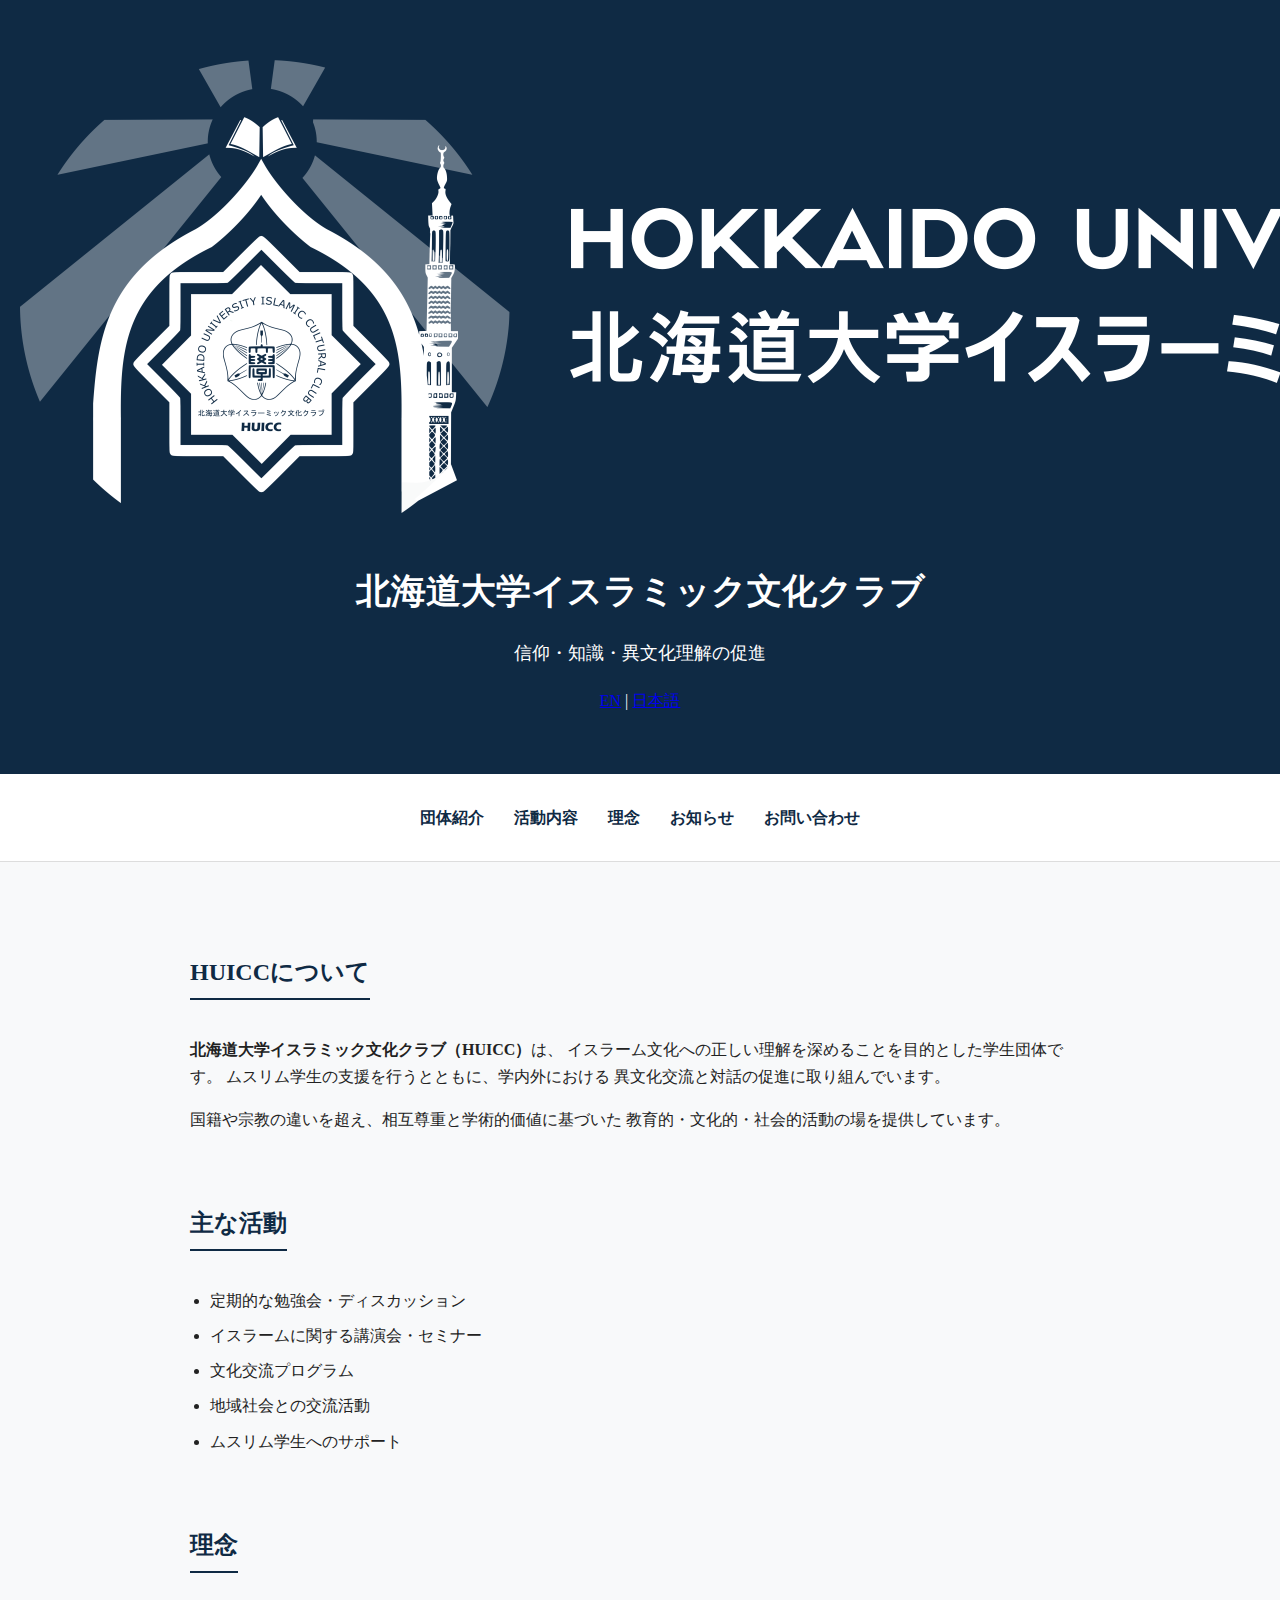
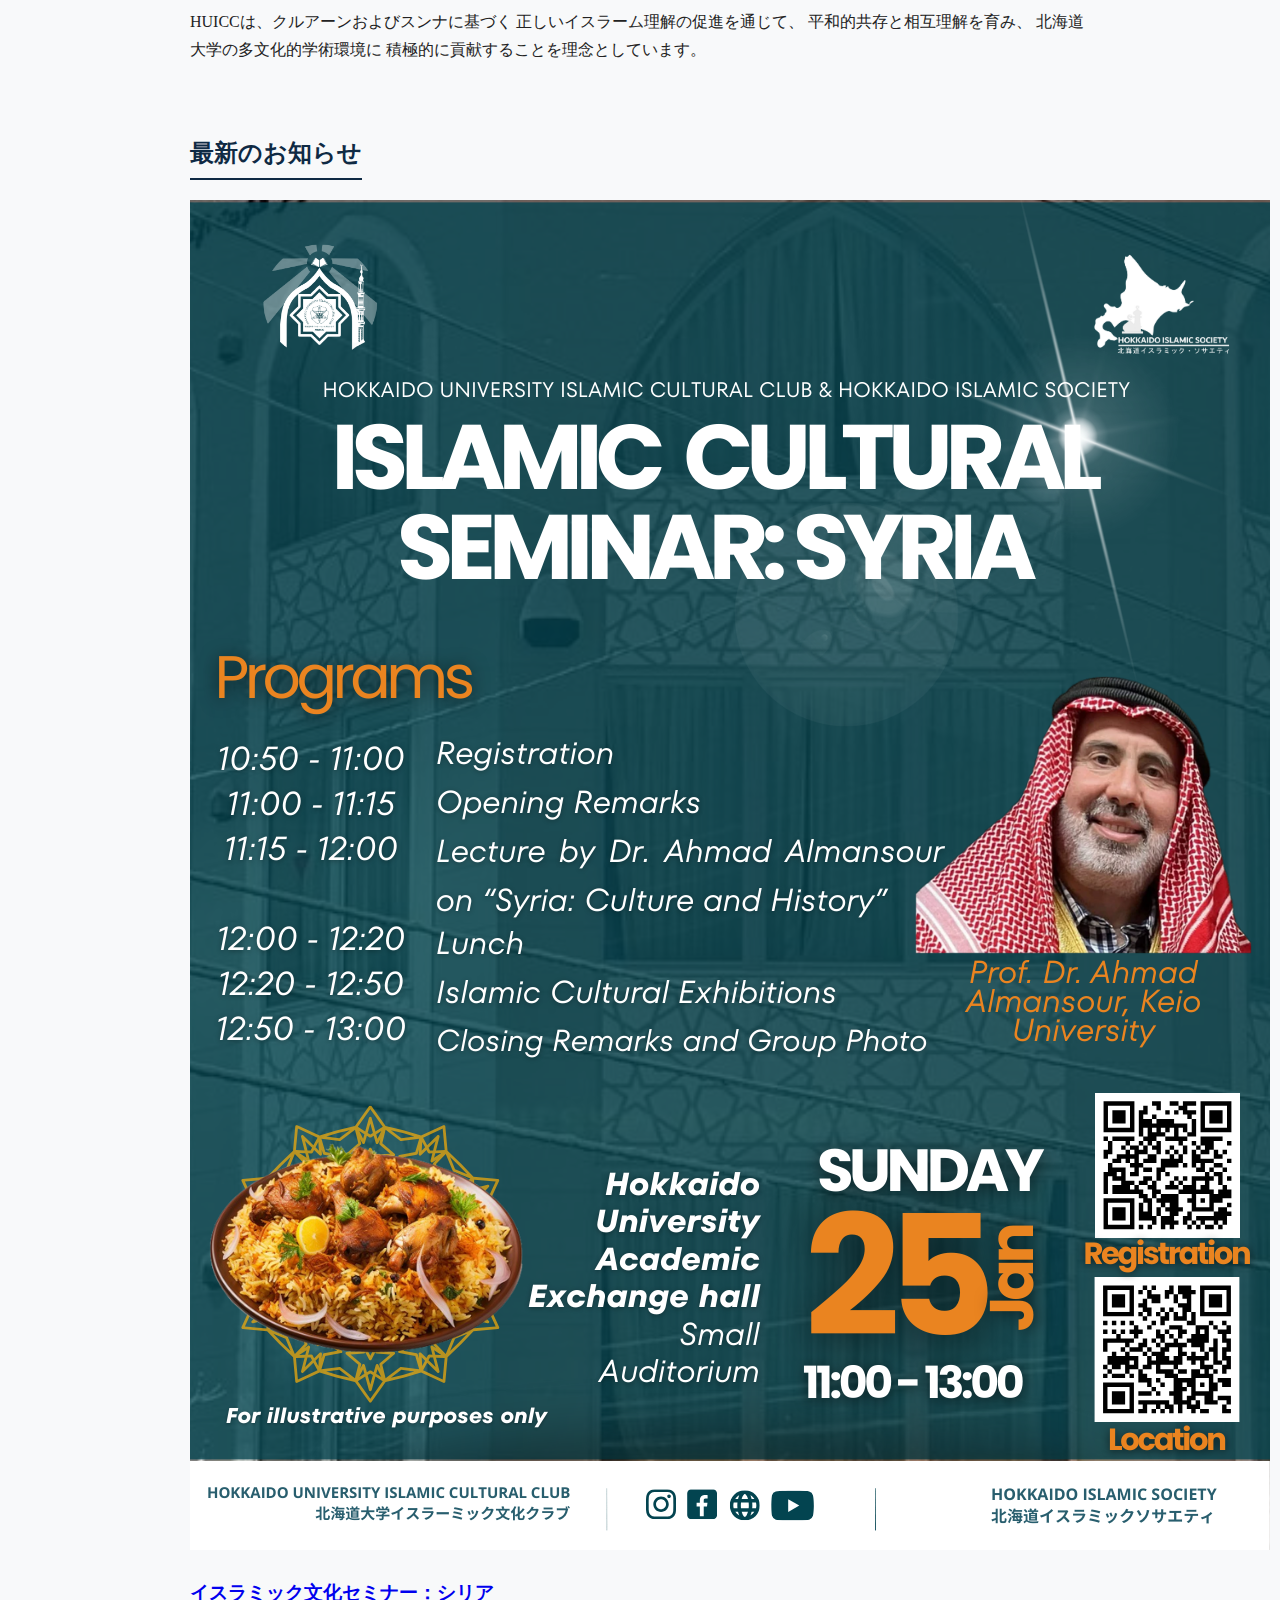
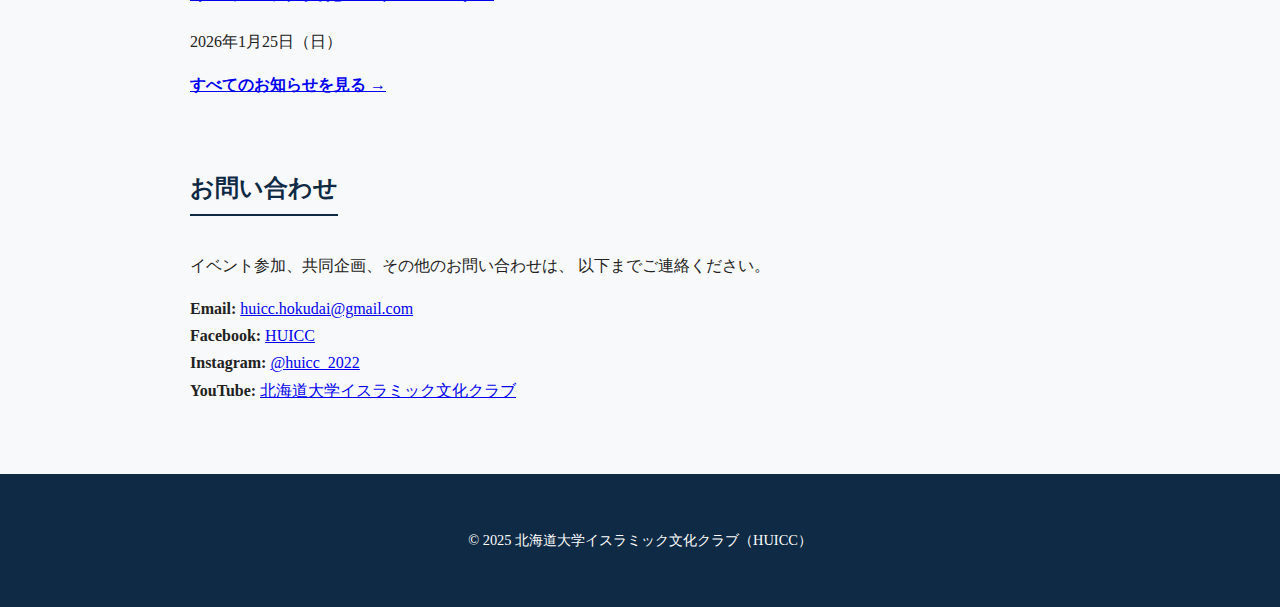
<file: index-jp.html>
<!DOCTYPE html>
<html lang="ja">
<head>
    <meta charset="UTF-8">
    <title>北海道大学イスラミック文化クラブ（HUICC）</title>
    <meta name="viewport" content="width=device-width, initial-scale=1.0">
    <meta name="description" content="北海道大学イスラミック文化クラブ（HUICC）は、イスラーム文化の理解促進と学内外の交流を目的とした学生団体です。">
    <link rel="stylesheet" href="style.css">
</head>
<body>

<header class="site-header">
    <div class="header-container">

        <div class="logo">
            <img src="images/HUICC_headerbwt.png" alt="HUICC ロゴ">
        </div>

        <div class="header-text">
            <h1>北海道大学イスラミック文化クラブ</h1>
            <p class="subtitle">信仰・知識・異文化理解の促進</p>
        </div>

        <div class="language-switch">
            <a href="index.html">EN</a> |
            <a href="index-jp.html">日本語</a>
        </div>

    </div>
</header>

<nav>
    <div class="container">
        <a href="#about">団体紹介</a>
        <a href="#activities">活動内容</a>
        <a href="#mission">理念</a>
        <a href="#news">お知らせ</a>
        <a href="#contact">お問い合わせ</a>
    </div>
</nav>

<main class="container">

<section id="about">
    <h2>HUICCについて</h2>
    <p>
        <strong>北海道大学イスラミック文化クラブ（HUICC）</strong>は、
        イスラーム文化への正しい理解を深めることを目的とした学生団体です。
        ムスリム学生の支援を行うとともに、学内外における
        異文化交流と対話の促進に取り組んでいます。
    </p>
    <p>
        国籍や宗教の違いを超え、相互尊重と学術的価値に基づいた
        教育的・文化的・社会的活動の場を提供しています。
    </p>
</section>

<section id="activities">
    <h2>主な活動</h2>
    <ul>
        <li>定期的な勉強会・ディスカッション</li>
        <li>イスラームに関する講演会・セミナー</li>
        <li>文化交流プログラム</li>
        <li>地域社会との交流活動</li>
        <li>ムスリム学生へのサポート</li>
    </ul>
</section>

<section id="mission">
    <h2>理念</h2>
    <p>
        HUICCは、クルアーンおよびスンナに基づく
        正しいイスラーム理解の促進を通じて、
        平和的共存と相互理解を育み、
        北海道大学の多文化的学術環境に
        積極的に貢献することを理念としています。
    </p>
</section>

<section id="news">
    <h2>最新のお知らせ</h2>

    <div class="news-grid">
        <div class="news-card">
            <a href="news/news-2026-01-25-jp.html">
                <img src="images/jan25.png" alt="イスラミック文化セミナー ポスター">
            </a>
            <div class="news-info">
                <h3>
                    <a href="news/news-2026-01-25-jp.html">
                        イスラミック文化セミナー：シリア
                    </a>
                </h3>
                <p class="news-date">2026年1月25日（日）</p>
            </div>
        </div>
    </div>

    <p>
        <a href="news-jp.html"><strong>すべてのお知らせを見る →</strong></a>
    </p>
</section>

<section id="contact">
    <h2>お問い合わせ</h2>

    <p>
        イベント参加、共同企画、その他のお問い合わせは、
        以下までご連絡ください。
    </p>

    <p>
        <strong>Email:</strong>
        <a href="mailto:huicc.hokudai@gmail.com">huicc.hokudai@gmail.com</a><br>

        <strong>Facebook:</strong>
        <a href="https://web.facebook.com/HUICC2022" target="_blank" rel="noopener">
            HUICC
        </a><br>

        <strong>Instagram:</strong>
        <a href="https://www.instagram.com/huicc_2022/" target="_blank" rel="noopener">
            @huicc_2022
        </a><br>

        <strong>YouTube:</strong>
        <a href="https://www.youtube.com/@huicc_hokudai" target="_blank" rel="noopener">
            北海道大学イスラミック文化クラブ
        </a>
    </p>
</section>

</main>

<footer>
    <div class="container">
        <p>© 2025 北海道大学イスラミック文化クラブ（HUICC）</p>
    </div>
</footer>

</body>
</html>
</file>
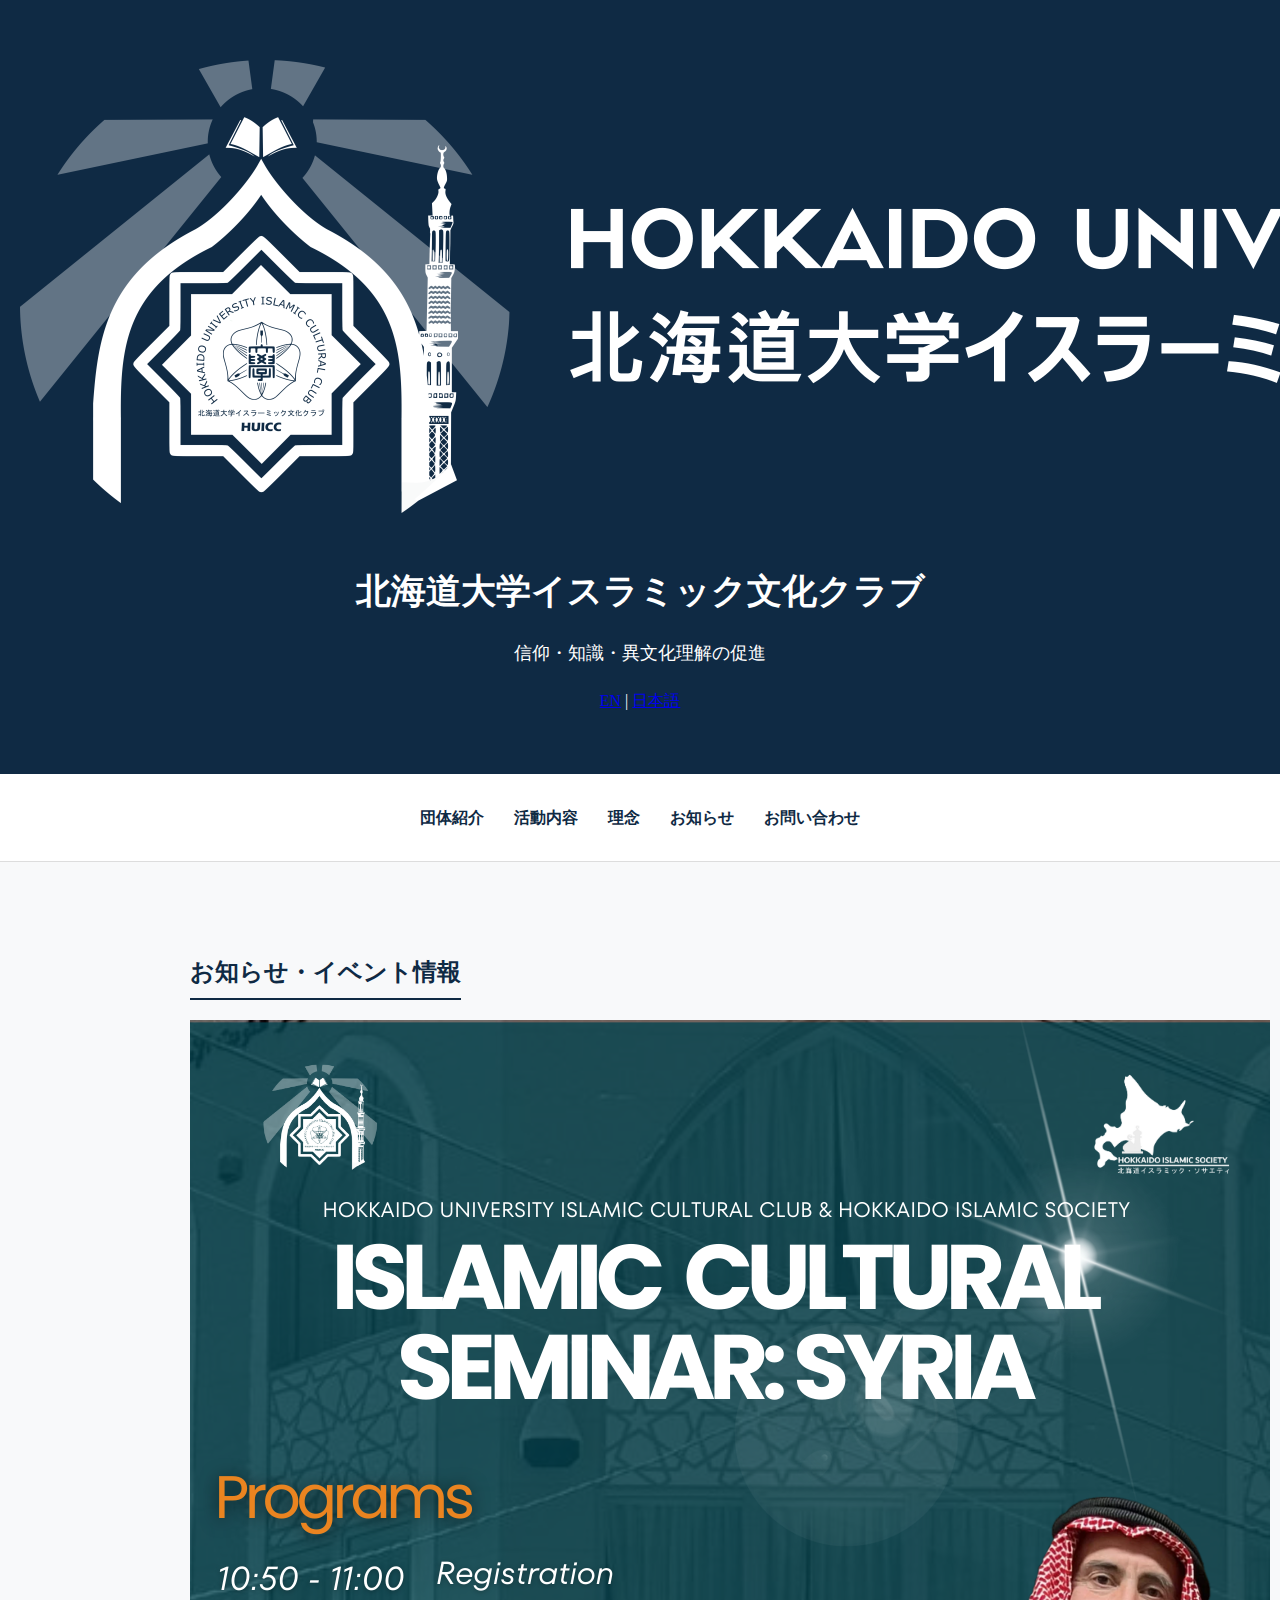
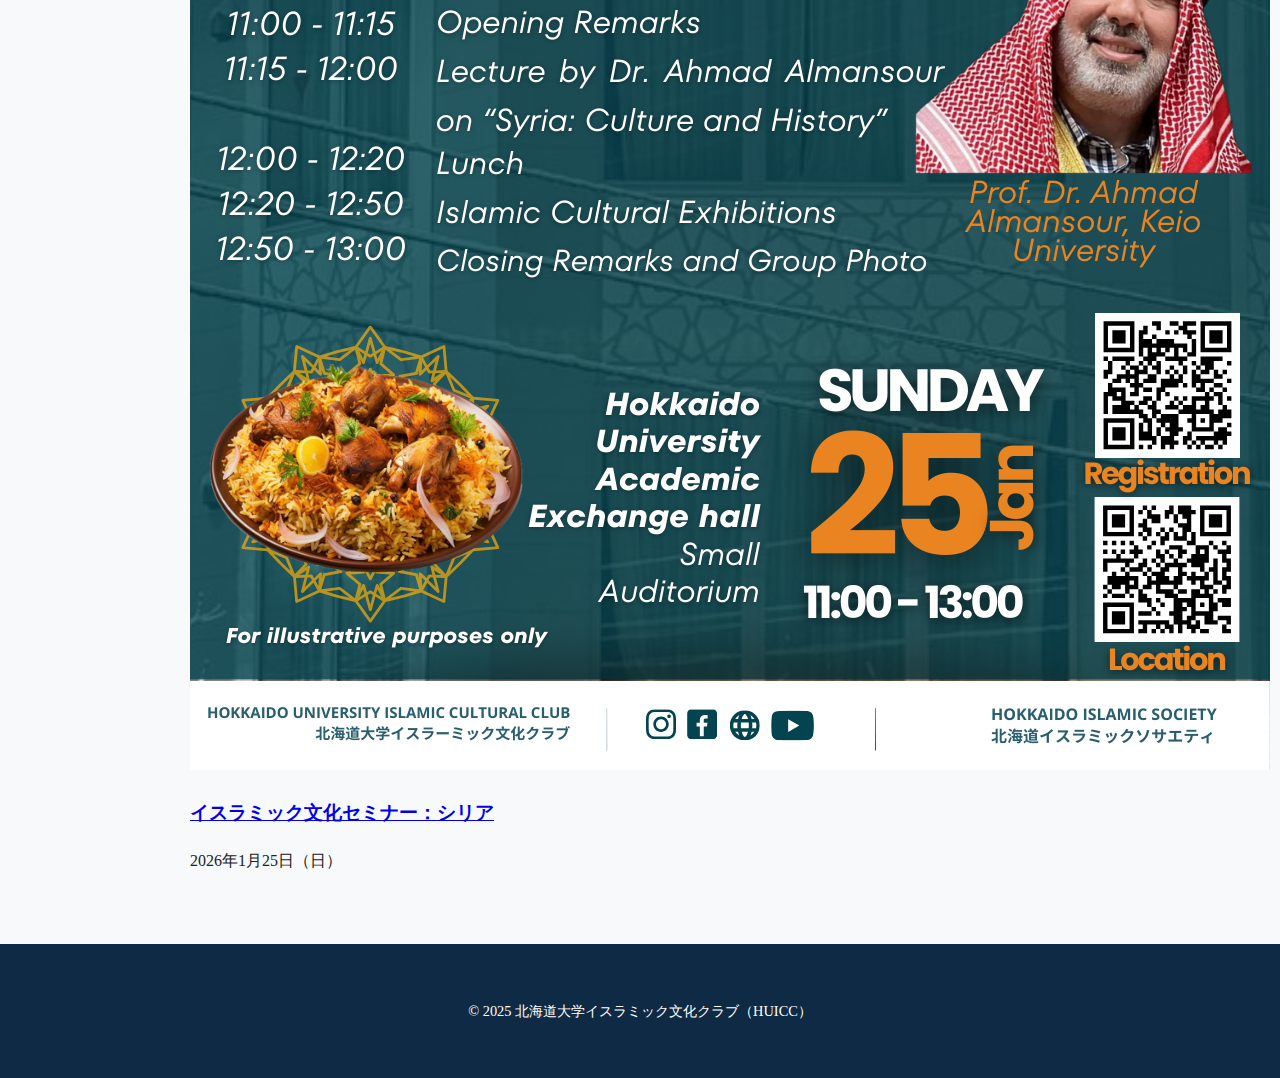
<file: news-jp.html>
<!DOCTYPE html>
<html lang="ja">
<head>
    <meta charset="UTF-8">
    <title>お知らせ | HUICC</title>
    <meta name="viewport" content="width=device-width, initial-scale=1.0">
    <meta name="description" content="北海道大学イスラミック文化クラブ（HUICC）からのお知らせ一覧">
    <link rel="stylesheet" href="style.css">
</head>
<body>

<header class="site-header">
    <div class="header-container">
        <div class="logo">
            <img src="images/HUICC_headerbwt.png" alt="HUICC ロゴ">
        </div>
        <div class="header-text">
            <h1>北海道大学イスラミック文化クラブ</h1>
            <p class="subtitle">信仰・知識・異文化理解の促進</p>
        </div>
        <div class="language-switch">
            <a href="news.html">EN</a> |
            <a href="news-jp.html">日本語</a>
        </div>
    </div>
</header>

<nav>
    <div class="container">
        <a href="index-jp.html#about">団体紹介</a>
        <a href="index-jp.html#activities">活動内容</a>
        <a href="index-jp.html#mission">理念</a>
        <a href="news-jp.html">お知らせ</a>
        <a href="index-jp.html#contact">お問い合わせ</a>
    </div>
</nav>

<main class="container">

<section>
    <h2>お知らせ・イベント情報</h2>

    <div class="news-grid">
        <div class="news-card">
            <a href="news/news-2026-01-25-jp.html">
                <img src="images/jan25.png" alt="イスラミック文化セミナー">
            </a>
            <div class="news-info">
                <h3>
                    <a href="news/news-2026-01-25-jp.html">
                        イスラミック文化セミナー：シリア
                    </a>
                </h3>
                <p class="news-date">2026年1月25日（日）</p>
            </div>
        </div>
    </div>
</section>

</main>

<footer>
    <div class="container">
        <p>© 2025 北海道大学イスラミック文化クラブ（HUICC）</p>
    </div>
</footer>

</body>
</html>
</file>
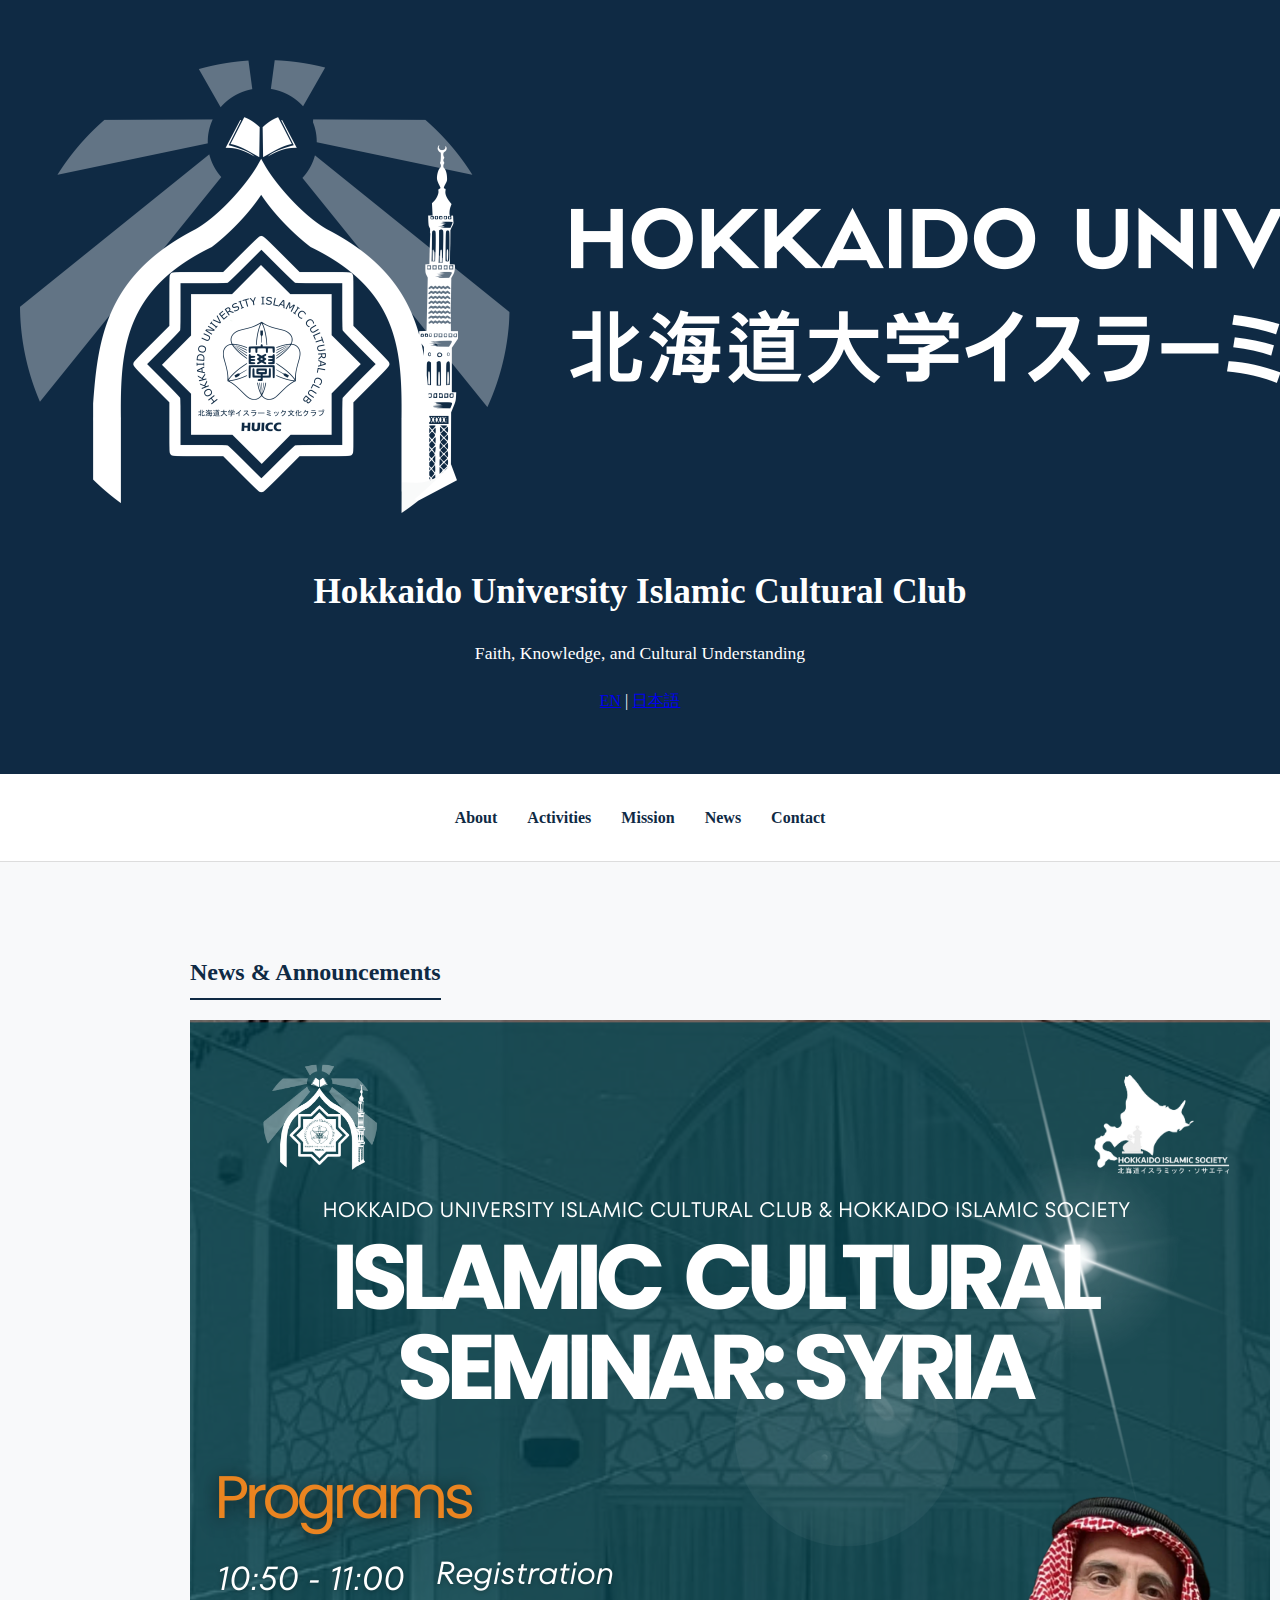
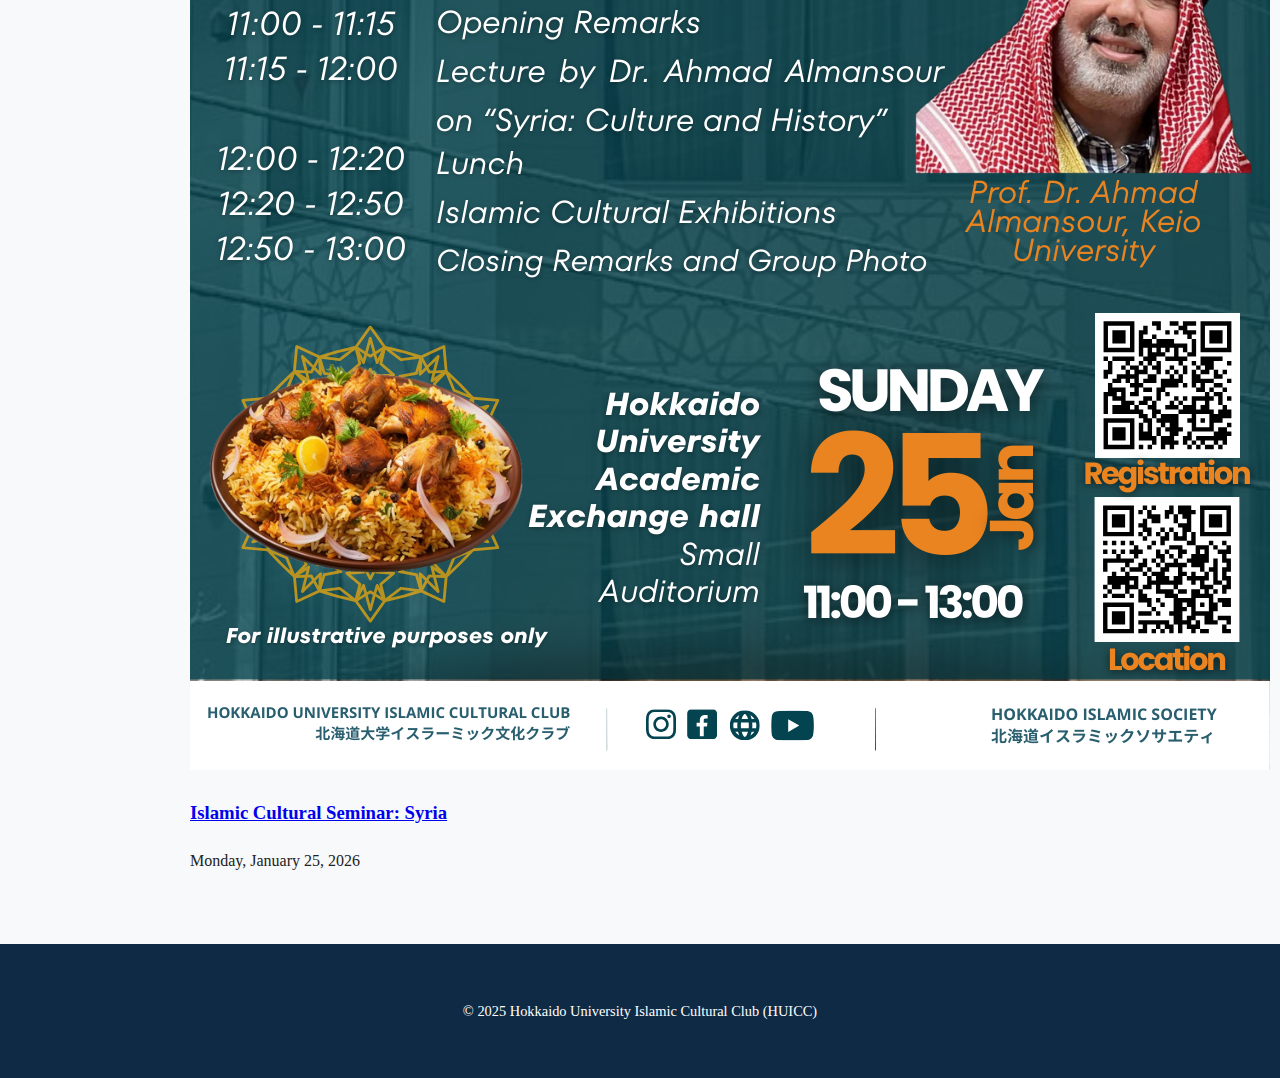
<file: news.html>
<!DOCTYPE html>
<html lang="en">
<head>
    <meta charset="UTF-8">
    <title>News & Announcements | HUICC</title>
    <meta name="viewport" content="width=device-width, initial-scale=1.0">
    <meta name="description" content="News and announcements from Hokkaido University Islamic Cultural Club (HUICC).">
    <link rel="stylesheet" href="style.css">
</head>
<body>

<!-- ==========================
     Header (Same as Home)
========================== -->
<header class="site-header">
    <div class="header-container">

        <!-- Logo -->
        <div class="logo">
            <img src="images/HUICC_headerbwt.png" alt="HUICC Logo">
        </div>

        <!-- Title -->
        <div class="header-text">
            <h1>Hokkaido University Islamic Cultural Club</h1>
            <p class="subtitle">Faith, Knowledge, and Cultural Understanding</p>
        </div>
        
        <!-- Language Switch -->
        <div class="language-switch">
            <a href="index.html">EN</a> |
            <a href="index-jp.html">日本語</a>
        </div>

    </div>
</header>

<!-- ==========================
     Navigation (Same as Home)
========================== -->
<nav>
    <div class="container">
        <a href="index.html#about">About</a>
        <a href="index.html#activities">Activities</a>
        <a href="index.html#mission">Mission</a>
        <a href="news.html">News</a>
        <a href="index.html#contact">Contact</a>
    </div>
</nav>

<!-- ==========================
     Main Content
========================== -->
<main class="container">

<section>
    <h2>News & Announcements</h2>

    <div class="news-grid">

        <!-- News Item -->
        <div class="news-card">
            <a href="news/news-2026-01-25.html">
                <img src="images/jan25.png" alt="Islamic Cultural Seminar Poster">
            </a>
            <div class="news-info">
                <h3>
                    <a href="news/news-2026-01-25.html">
                        Islamic Cultural Seminar: Syria
                    </a>
                </h3>
                <p class="news-date">Monday, January 25, 2026</p>
            </div>
        </div>

        <!-- Add older news below -->

    </div>
</section>

</main>

<!-- ==========================
     Footer (Same as Home)
========================== -->
<footer>
    <div class="container">
        <p>© 2025 Hokkaido University Islamic Cultural Club (HUICC)</p>
    </div>
</footer>

</body>
</html>
</file>
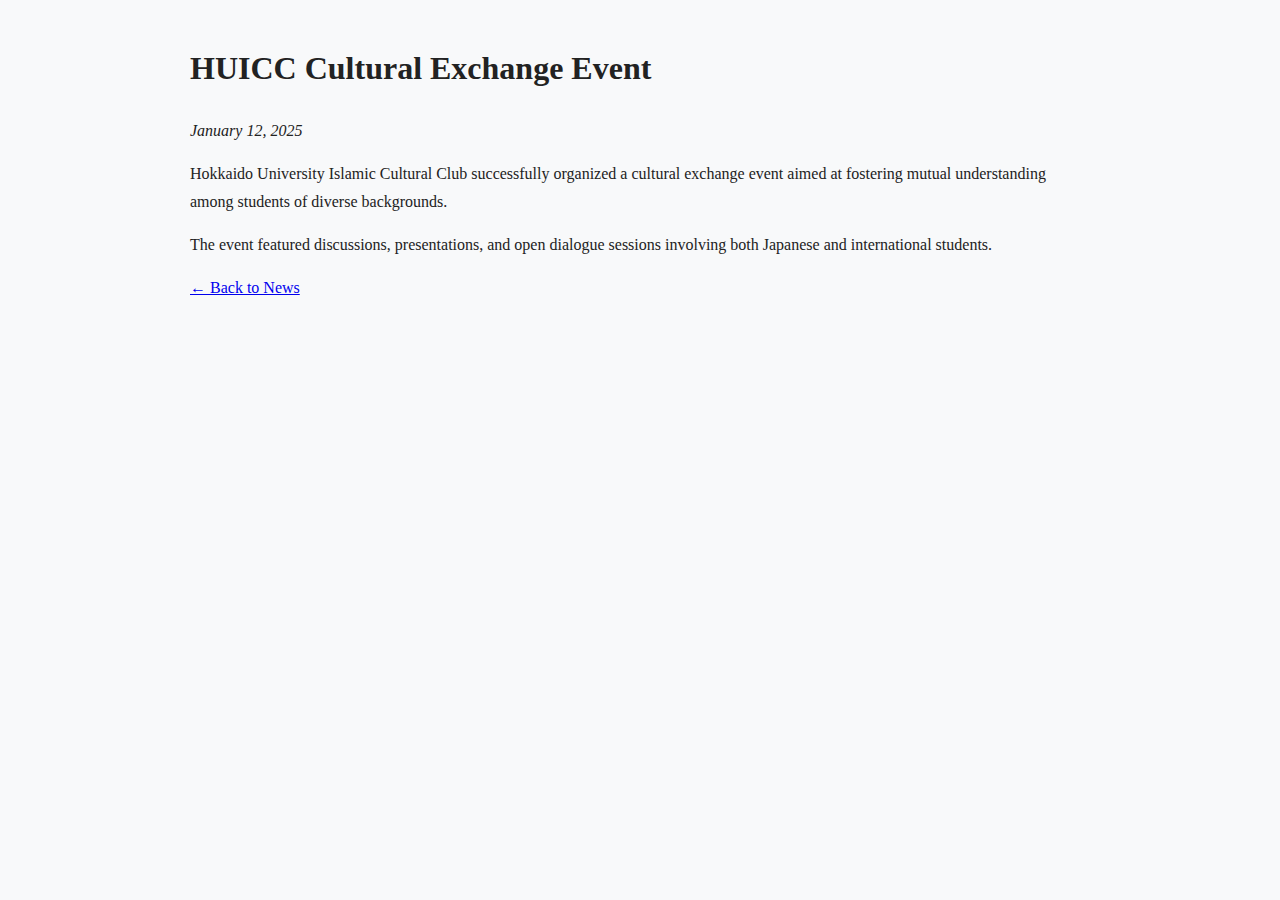
<file: news/news-2025-01.html>
<!DOCTYPE html>
<html lang="en">
<head>
    <meta charset="UTF-8">
    <title>HUICC Cultural Exchange Event – January 2025</title>
    <link rel="stylesheet" href="../style.css">
</head>
<body>

<main class="container">
    <h1>HUICC Cultural Exchange Event</h1>
    <p><em>January 12, 2025</em></p>

    <p>
        Hokkaido University Islamic Cultural Club successfully organized
        a cultural exchange event aimed at fostering mutual understanding
        among students of diverse backgrounds.
    </p>

    <p>
        The event featured discussions, presentations, and open dialogue
        sessions involving both Japanese and international students.
    </p>

    <a href="../news.html">← Back to News</a>
</main>

</body>
</html>
</file>
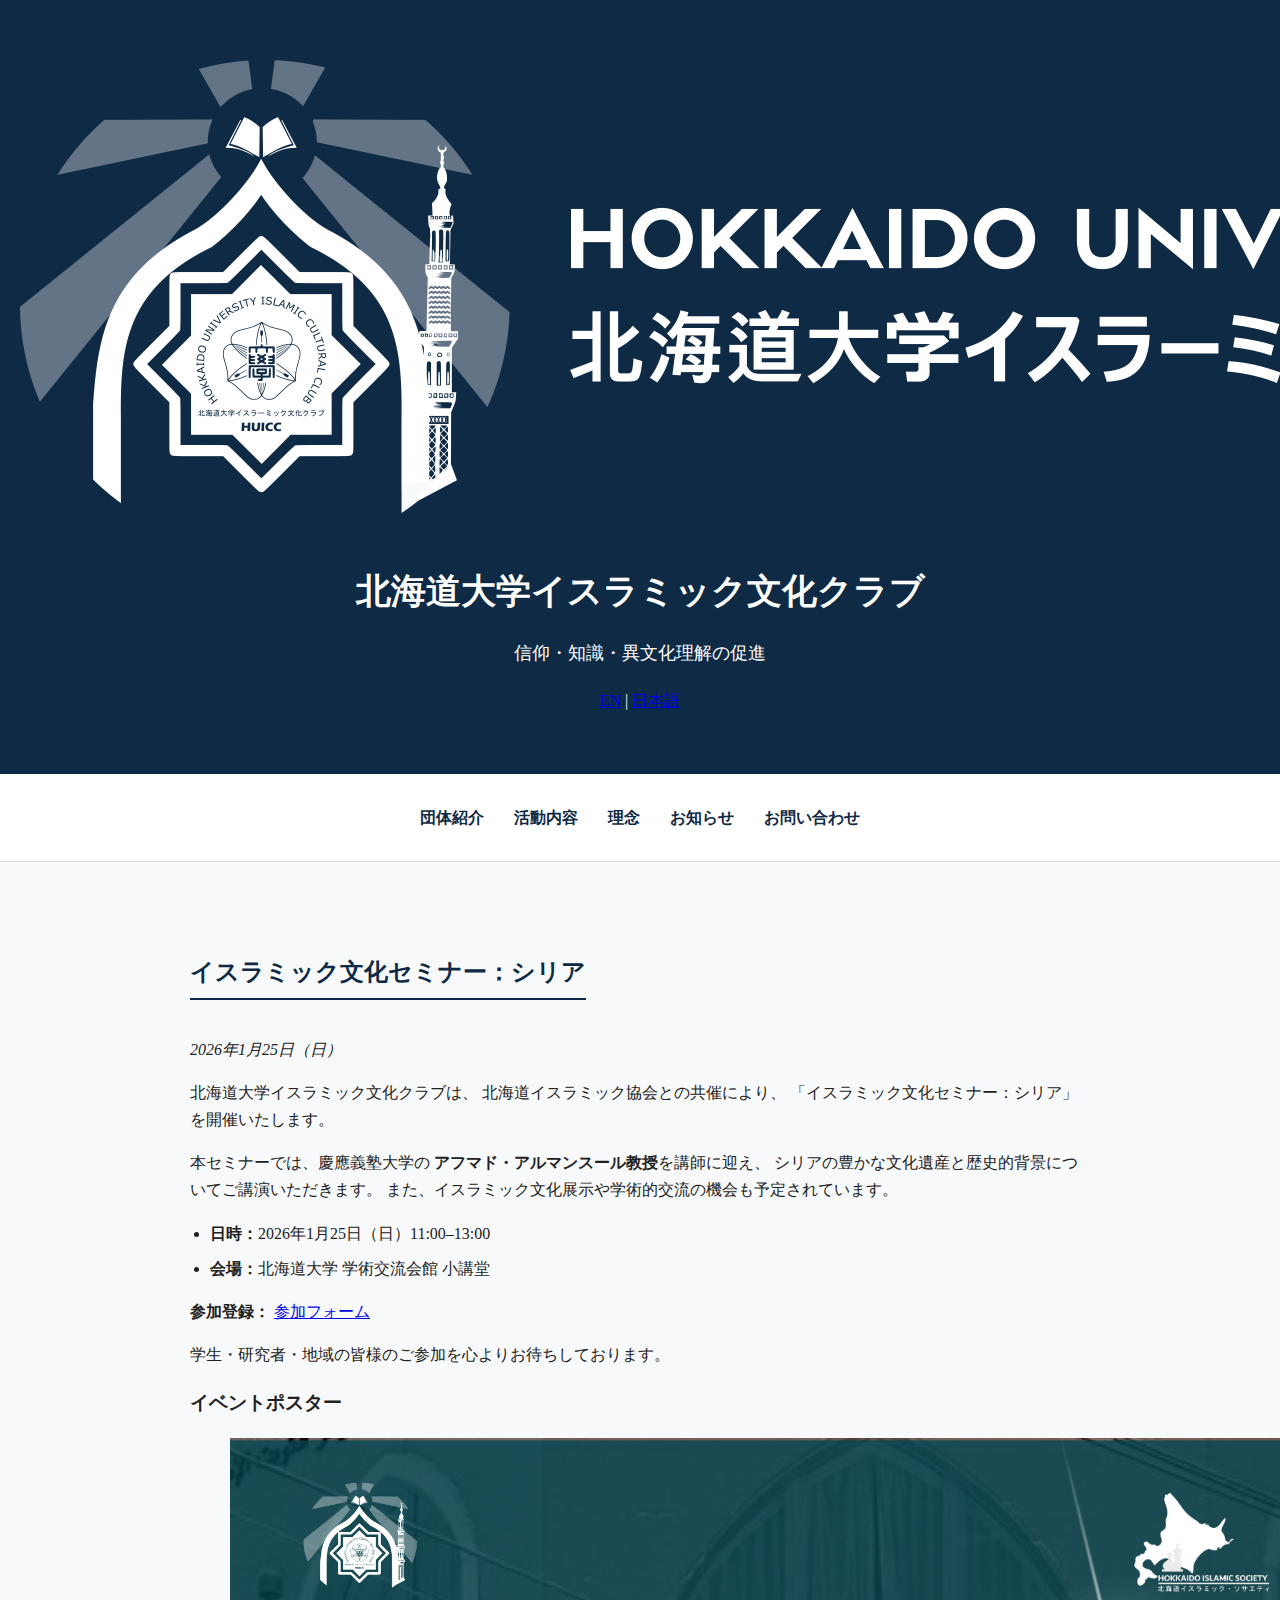
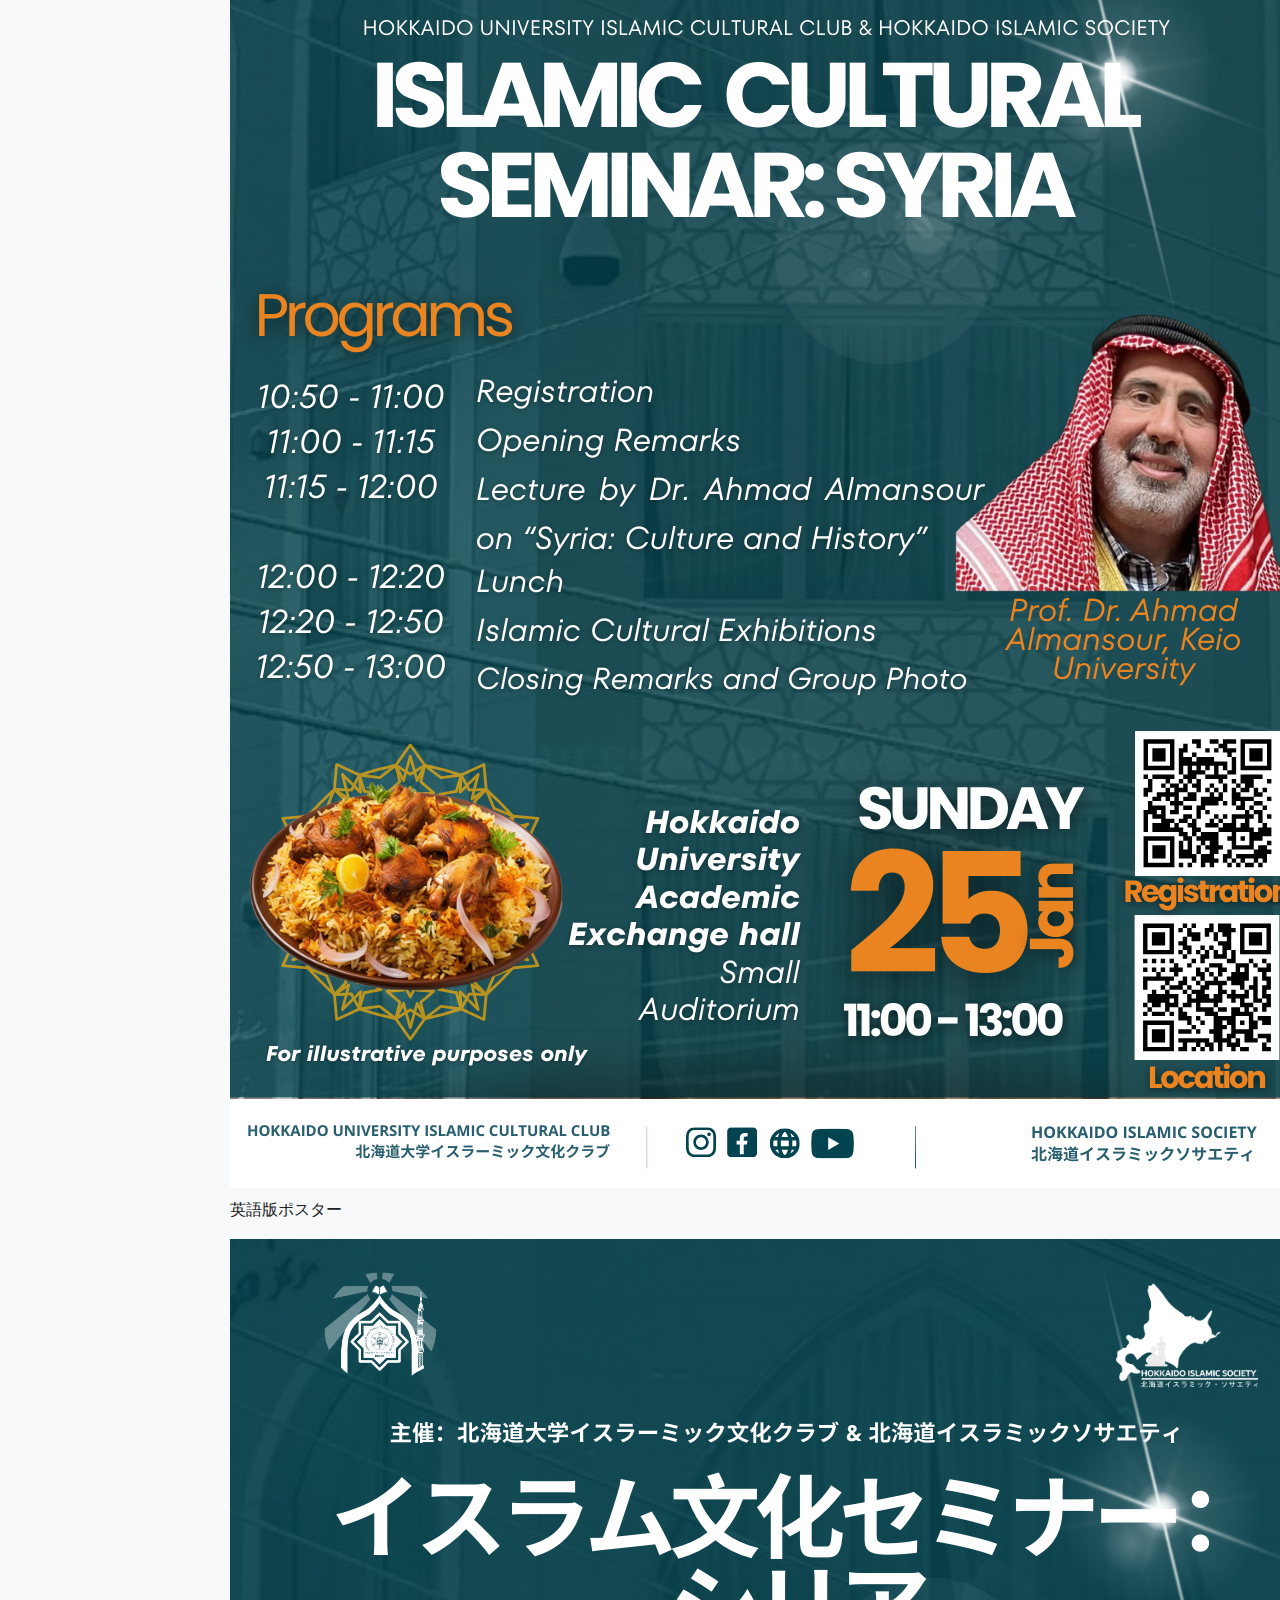
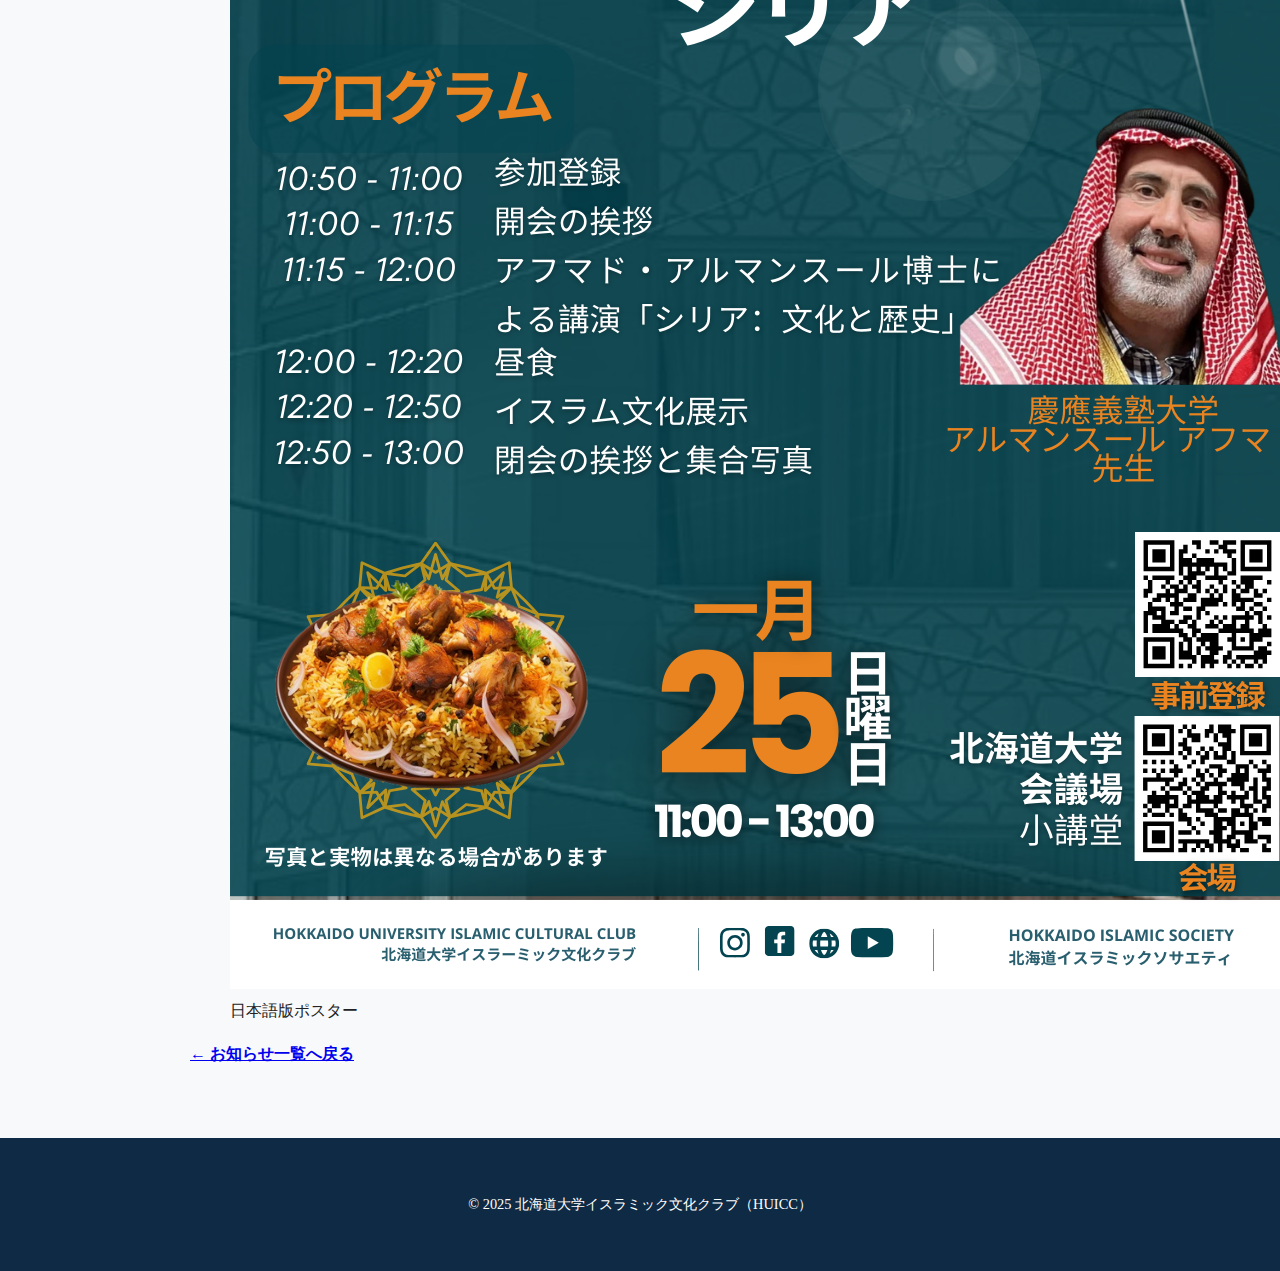
<file: news/news-2026-01-25-jp.html>
<!DOCTYPE html>
<html lang="ja">
<head>
    <meta charset="UTF-8">
    <title>イスラミック文化セミナー：シリア | HUICC</title>
    <meta name="viewport" content="width=device-width, initial-scale=1.0">
    <meta name="description" content="北海道大学イスラミック文化クラブ主催 イスラミック文化セミナー（シリア）">
    <link rel="stylesheet" href="../style.css">
</head>
<body>

<header class="site-header">
    <div class="header-container">
        <div class="logo">
            <img src="../images/HUICC_headerbwt.png" alt="HUICC ロゴ">
        </div>
        <div class="header-text">
            <h1>北海道大学イスラミック文化クラブ</h1>
            <p class="subtitle">信仰・知識・異文化理解の促進</p>
        </div>
        <div class="language-switch">
            <a href="news-2026-01-25.html">EN</a> |
            <a href="news-2026-01-25-jp.html">日本語</a>
        </div>
    </div>
</header>

<nav>
    <div class="container">
        <a href="../index-jp.html#about">団体紹介</a>
        <a href="../index-jp.html#activities">活動内容</a>
        <a href="../index-jp.html#mission">理念</a>
        <a href="../news-jp.html">お知らせ</a>
        <a href="../index-jp.html#contact">お問い合わせ</a>
    </div>
</nav>

<main class="container">

<section>
    <h2>イスラミック文化セミナー：シリア</h2>
    <p class="news-date"><em>2026年1月25日（日）</em></p>

    <p>
        北海道大学イスラミック文化クラブは、
        北海道イスラミック協会との共催により、
        「イスラミック文化セミナー：シリア」を開催いたします。
    </p>

    <p>
        本セミナーでは、慶應義塾大学の
        <strong>アフマド・アルマンスール教授</strong>を講師に迎え、
        シリアの豊かな文化遺産と歴史的背景についてご講演いただきます。
        また、イスラミック文化展示や学術的交流の機会も予定されています。
    </p>

    <ul>
        <li><strong>日時：</strong>2026年1月25日（日）11:00–13:00</li>
        <li><strong>会場：</strong>北海道大学 学術交流会館 小講堂</li>
    </ul>

    <p>
        <strong>参加登録：</strong>
        <a href="https://forms.gle/ATGNbS8yF5pDULkF7" target="_blank" rel="noopener">
            参加フォーム
        </a>
    </p>

    <p>
        学生・研究者・地域の皆様のご参加を心よりお待ちしております。
    </p>

    <h3>イベントポスター</h3>

    <div class="poster-grid">
        <figure>
            <img src="../images/jan25.png" alt="英語版ポスター">
            <figcaption>英語版ポスター</figcaption>
        </figure>
        <figure>
            <img src="../images/jan25j.png" alt="日本語版ポスター">
            <figcaption>日本語版ポスター</figcaption>
        </figure>
    </div>

    <p>
        <a href="../news-jp.html"><strong>← お知らせ一覧へ戻る</strong></a>
    </p>
</section>

</main>

<footer>
    <div class="container">
        <p>© 2025 北海道大学イスラミック文化クラブ（HUICC）</p>
    </div>
</footer>

</body>
</html>
</file>
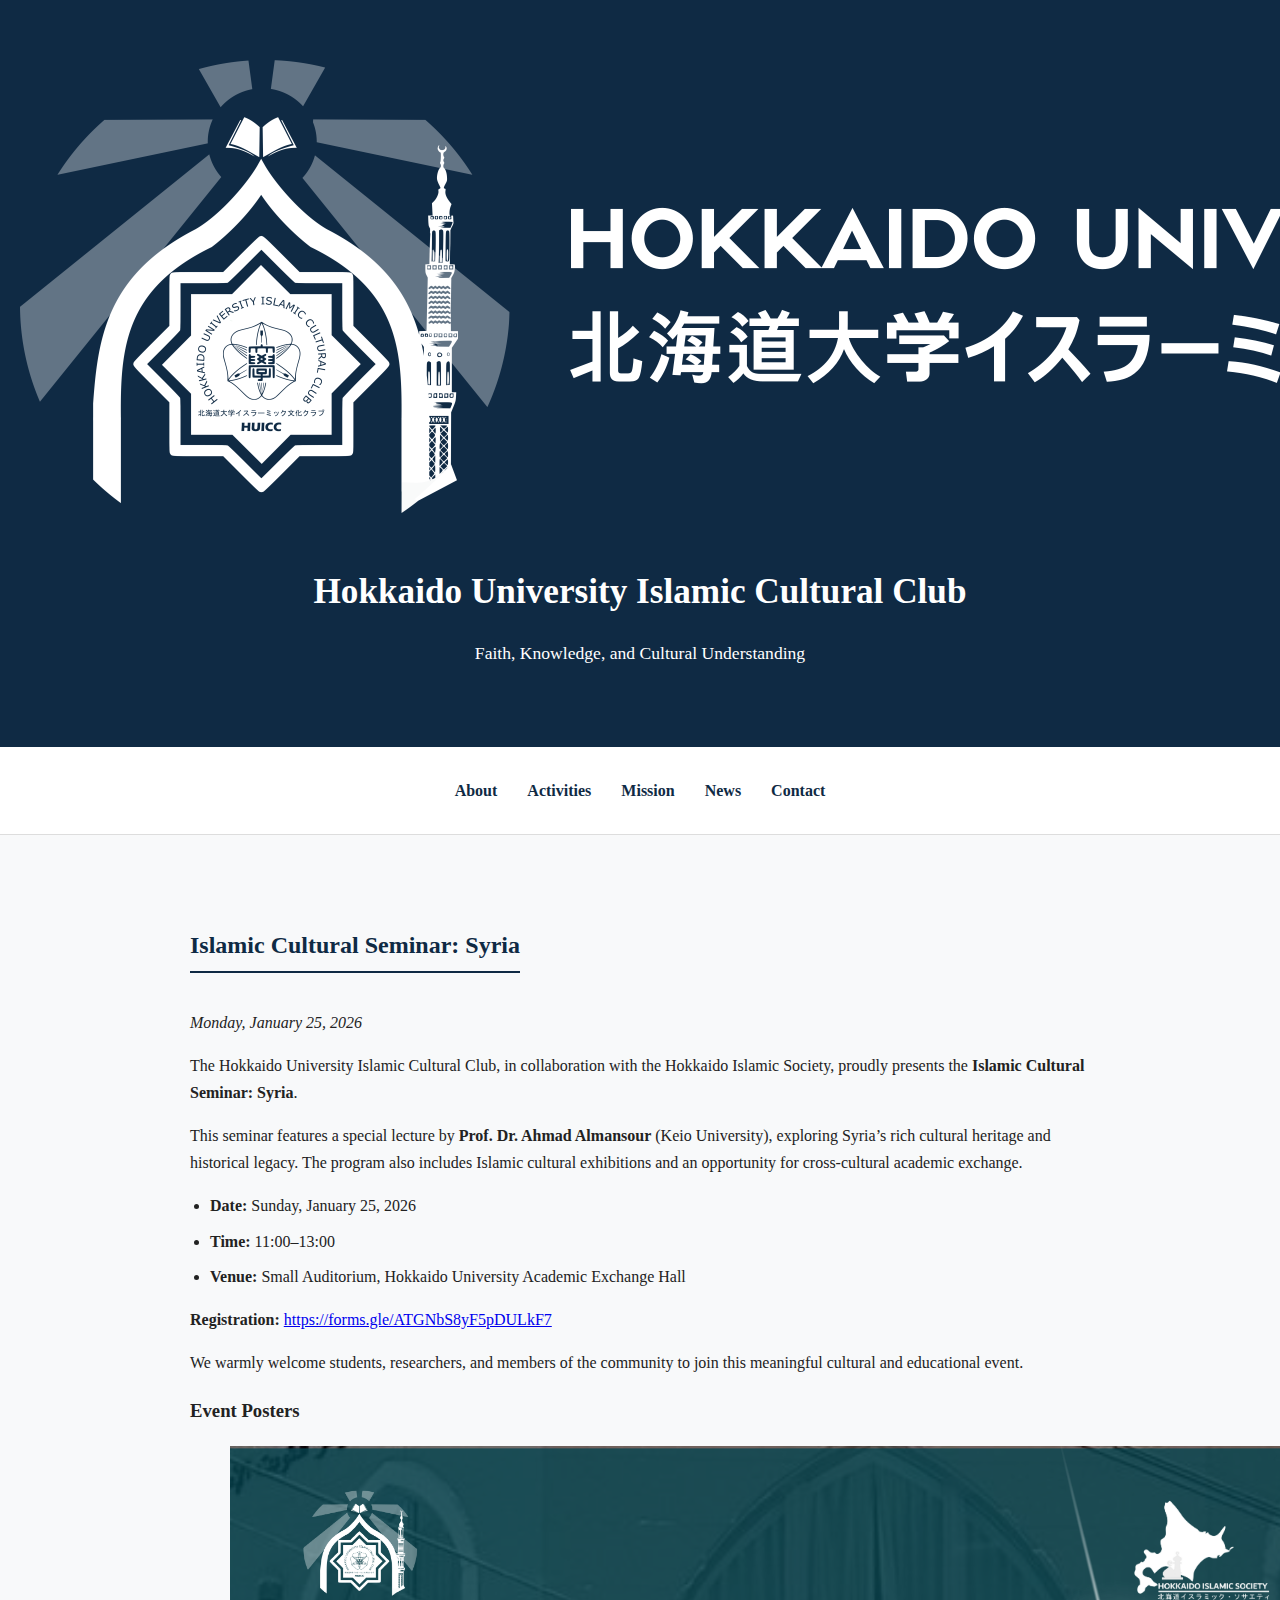
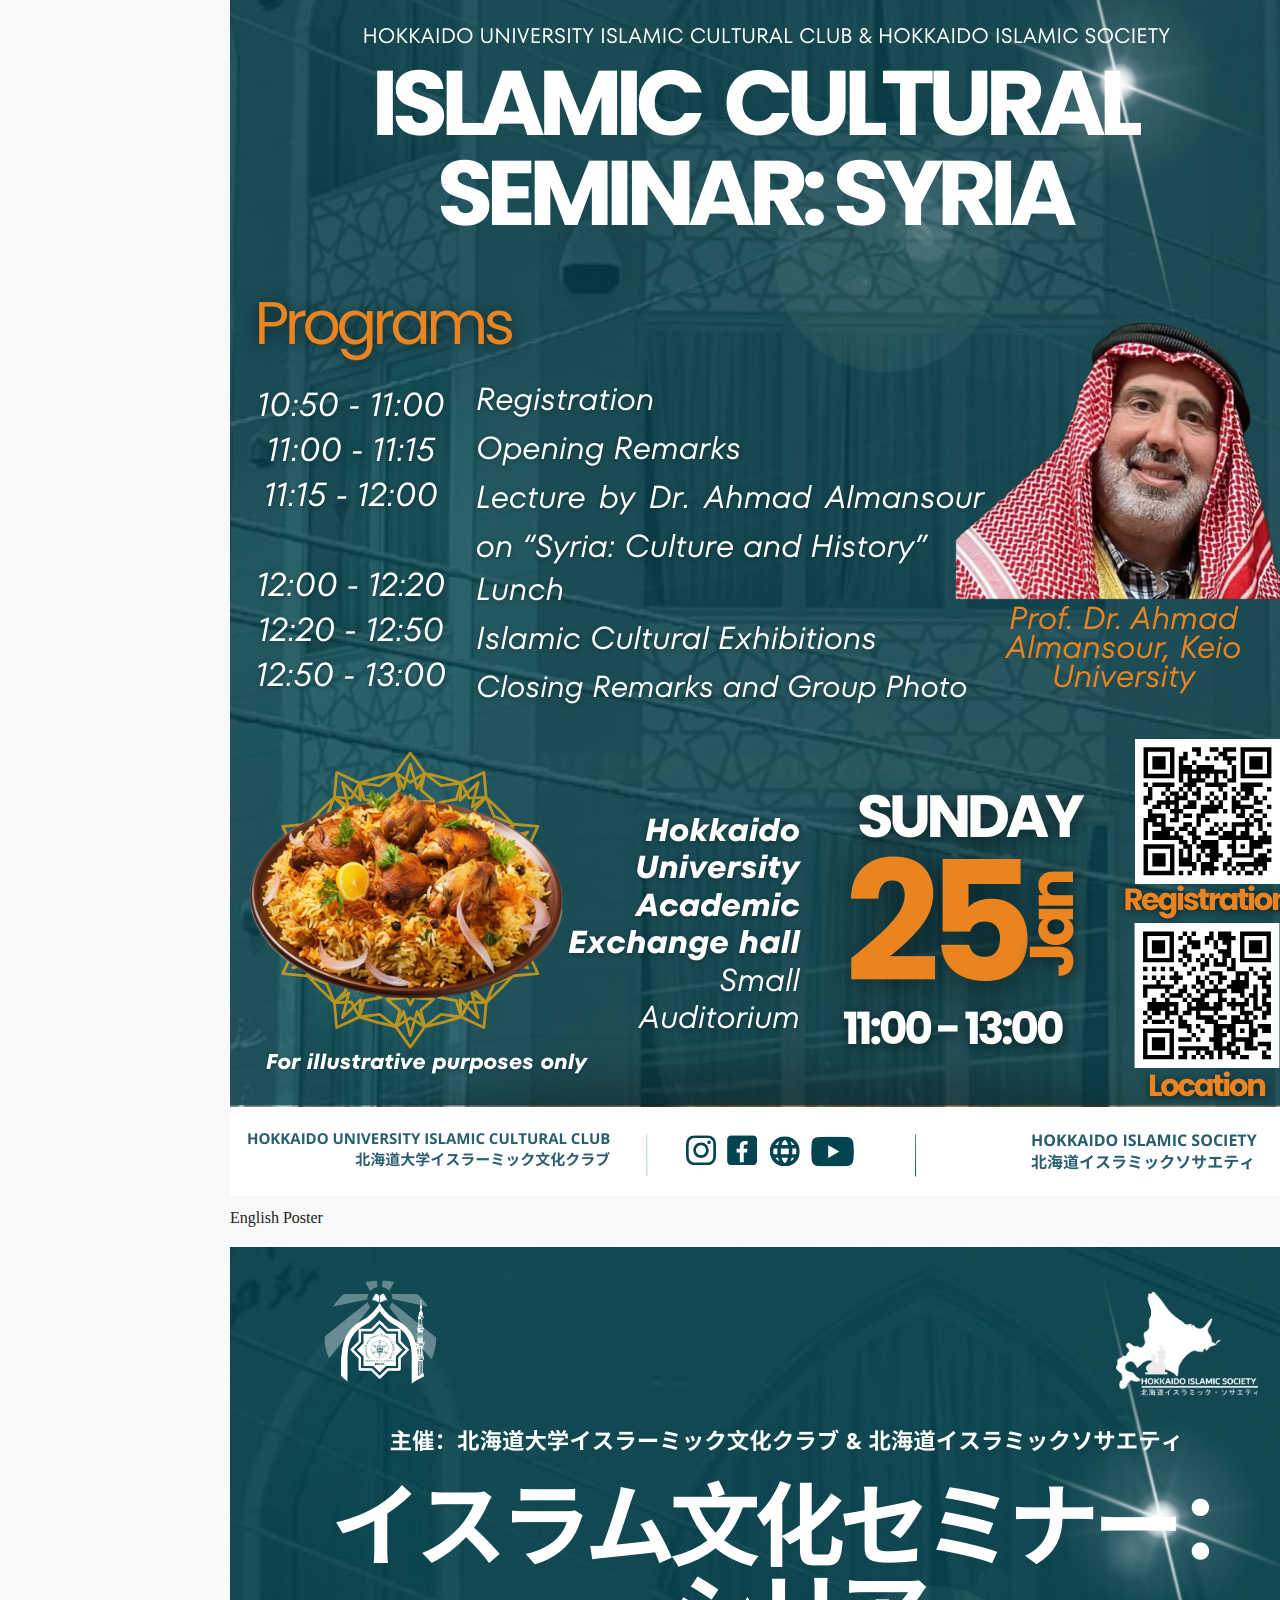
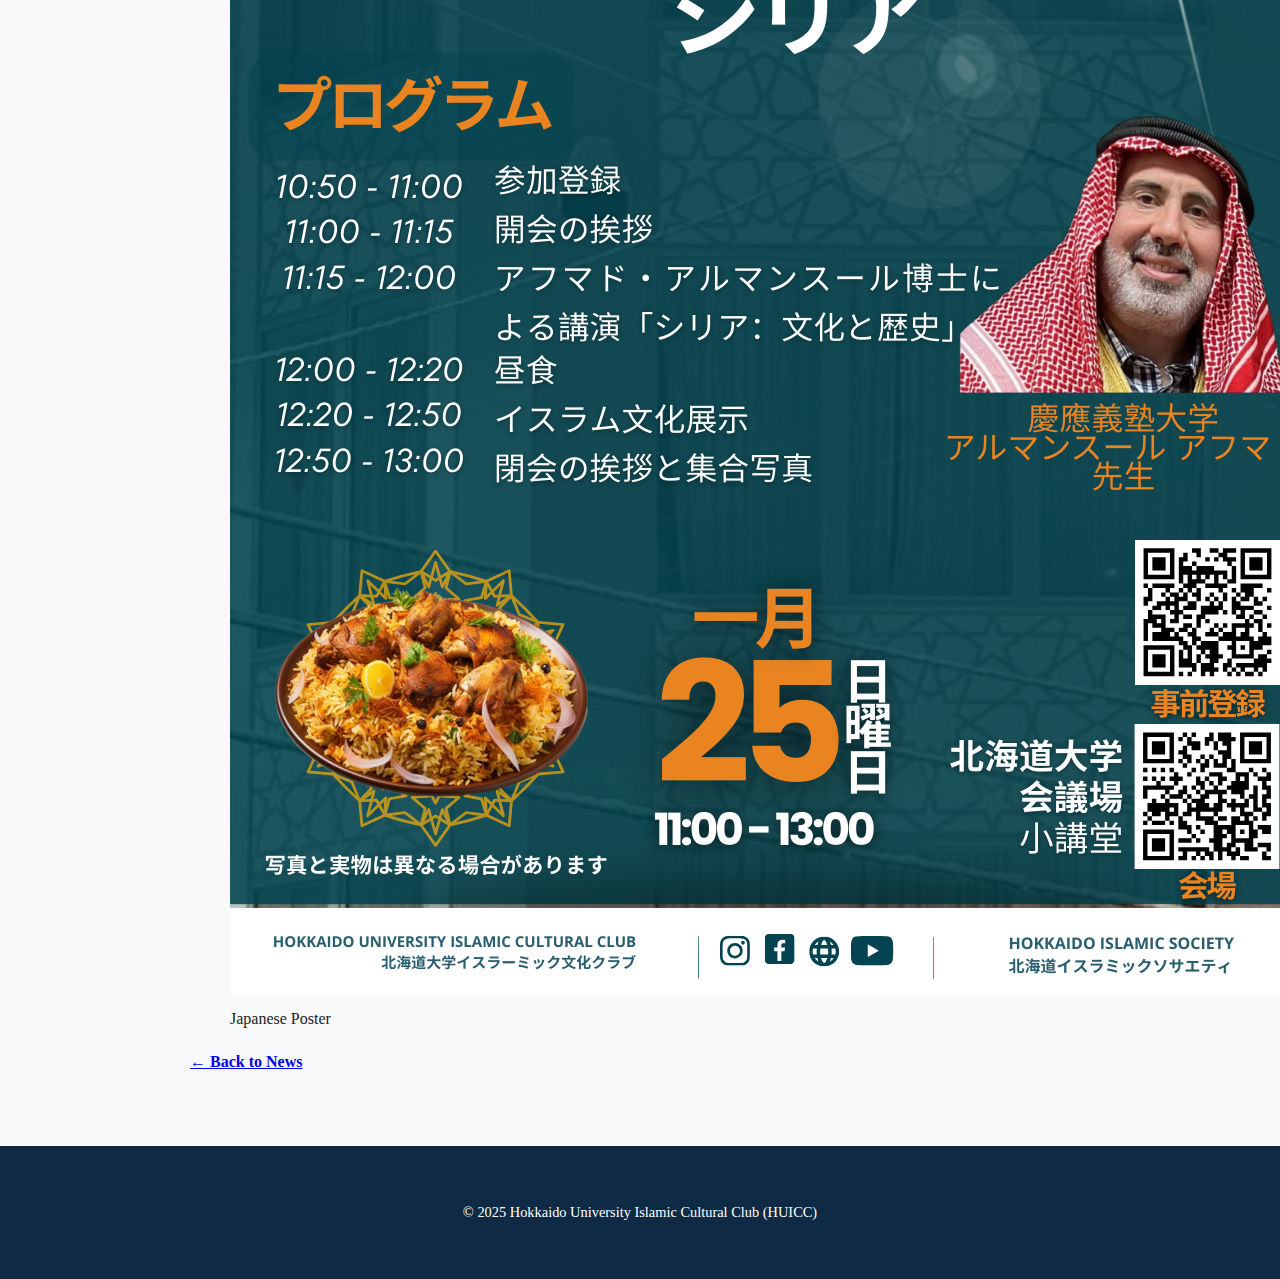
<file: news/news-2026-01-25.html>
<!DOCTYPE html>
<html lang="en">
<head>
    <meta charset="UTF-8">
    <title>Islamic Cultural Seminar | HUICC</title>
    <meta name="viewport" content="width=device-width, initial-scale=1.0">
    <meta name="description" content="Islamic Cultural Seminar organized by Hokkaido University Islamic Cultural Club (HUICC).">
    <link rel="stylesheet" href="../style.css">
</head>
<body>

<!-- ==========================
     Header (Same as Home)
========================== -->
<header class="site-header">
    <div class="header-container">

        <div class="logo">
            <img src="../images/HUICC_headerbwt.png" alt="HUICC Logo">
        </div>

        <div class="header-text">
            <h1>Hokkaido University Islamic Cultural Club</h1>
            <p class="subtitle">Faith, Knowledge, and Cultural Understanding</p>
        </div>

    </div>
</header>

<!-- ==========================
     Navigation (Same as Home)
========================== -->
<nav>
    <div class="container">
        <a href="../index.html#about">About</a>
        <a href="../index.html#activities">Activities</a>
        <a href="../index.html#mission">Mission</a>
        <a href="../news.html">News</a>
        <a href="../index.html#contact">Contact</a>
    </div>
</nav>

<!-- ==========================
     Main Content
========================== -->
<main class="container">

    <section>
        <h2>Islamic Cultural Seminar: Syria</h2>
        <p class="news-date"><em>Monday, January 25, 2026</em></p>

<p>
    The Hokkaido University Islamic Cultural Club, in collaboration with the
    Hokkaido Islamic Society, proudly presents the
    <strong>Islamic Cultural Seminar: Syria</strong>.
</p>

<p>
    This seminar features a special lecture by
    <strong>Prof. Dr. Ahmad Almansour</strong> (Keio University),
    exploring Syria’s rich cultural heritage and historical legacy.
    The program also includes Islamic cultural exhibitions and an opportunity
    for cross-cultural academic exchange.
</p>

<ul>
    <li><strong>Date:</strong> Sunday, January 25, 2026</li>
    <li><strong>Time:</strong> 11:00–13:00</li>
    <li><strong>Venue:</strong> Small Auditorium, Hokkaido University Academic Exchange Hall</li>
</ul>

<p>
    <strong>Registration:</strong>
    <a href="https://forms.gle/ATGNbS8yF5pDULkF7" target="_blank" rel="noopener">
        https://forms.gle/ATGNbS8yF5pDULkF7
    </a>
</p>

<p>
    We warmly welcome students, researchers, and members of the community
    to join this meaningful cultural and educational event.
</p>


        <h3>Event Posters</h3>

        <div class="poster-grid">
            <figure>
                <img src="../images/jan25.png" alt="Islamic Cultural Seminar English Poster">
                <figcaption>English Poster</figcaption>
            </figure>

            <figure>
                <img src="../images/jan25j.png" alt="Islamic Cultural Seminar Japanese Poster">
                <figcaption>Japanese Poster</figcaption>
            </figure>
        </div>

        <p>
            <a href="../news.html"><strong>← Back to News</strong></a>
        </p>
    </section>

</main>

<!-- ==========================
     Footer (Same as Home)
========================== -->
<footer>
    <div class="container">
        <p>© 2025 Hokkaido University Islamic Cultural Club (HUICC)</p>
    </div>
</footer>

</body>
</html>
</file>
<file: style.css>
/* General Reset */
body {
    margin: 0;
    font-family: "Georgia", "Times New Roman", serif;
    color: #222;
    background-color: #f8f9fa;
    line-height: 1.7;
}

/* Container */
.container {
    max-width: 900px;
    margin: auto;
    padding: 20px;
}

/* Header */
header {
    background-color: #0f2a44;
    color: #ffffff;
    text-align: center;
    padding: 60px 20px;
}

header h1 {
    margin-bottom: 10px;
    font-size: 2.2em;
}

.subtitle {
    font-size: 1.1em;
    font-weight: 300;
}

/* Navigation */
nav {
    background-color: #ffffff;
    border-bottom: 1px solid #ddd;
}

nav .container {
    display: flex;
    justify-content: center;
    gap: 30px;
}

nav a {
    text-decoration: none;
    color: #0f2a44;
    font-weight: 600;
    padding: 10px 0;
}

nav a:hover {
    border-bottom: 2px solid #0f2a44;
}

/* Sections */
section {
    margin: 50px 0;
}

section h2 {
    color: #0f2a44;
    border-bottom: 2px solid #0f2a44;
    display: inline-block;
    padding-bottom: 5px;
}

/* Lists */
ul {
    padding-left: 20px;
}

ul li {
    margin-bottom: 8px;
}

/* Footer */
footer {
    background-color: #0f2a44;
    color: #ffffff;
    text-align: center;
    padding: 20px;
    font-size: 0.9em;
}

/* Responsive */
@media (max-width: 600px) {
    nav .container {
        flex-direction: column;
        align-items: center;
        gap: 10px;
    }
}

/* ==========================
   Hero Image Slider (Sliding)
========================== */

.slider {
    width: 100%;
    height: 420px;
    position: relative;
    overflow: hidden;
}

.slides {
    display: flex;
    width: 300%; /* 3 slides */
    height: 100%;
    transition: transform 1s ease-in-out;
}

.slide {
    width: 100%;
    height: 100%;
    flex-shrink: 0;
    background-size: cover;
    background-position: center;
    position: relative;
}

/* Overlay for readability */
.slide::before {
    content: "";
    position: absolute;
    inset: 0;
    background: rgba(0, 0, 0, 0.45);
}

.slide-content {
    position: relative;
    color: #ffffff;
    text-align: center;
    max-width: 900px;
    margin: auto;
    top: 50%;
    transform: translateY(-50%);
    padding: 20px;
}

.slide-content h2 {
    font-size: 2.1em;
    margin-bottom: 10px;
    font-weight: 600;
}

.slide-content p {
    font-size: 1.15em;
    font-weight: 300;
}

/* Responsive */
@media (max-width: 768px) {
    .slider {
        height: 300px;
    }

    .slide-content h2 {
        font-size: 1.6em;
    }
}
</file>
